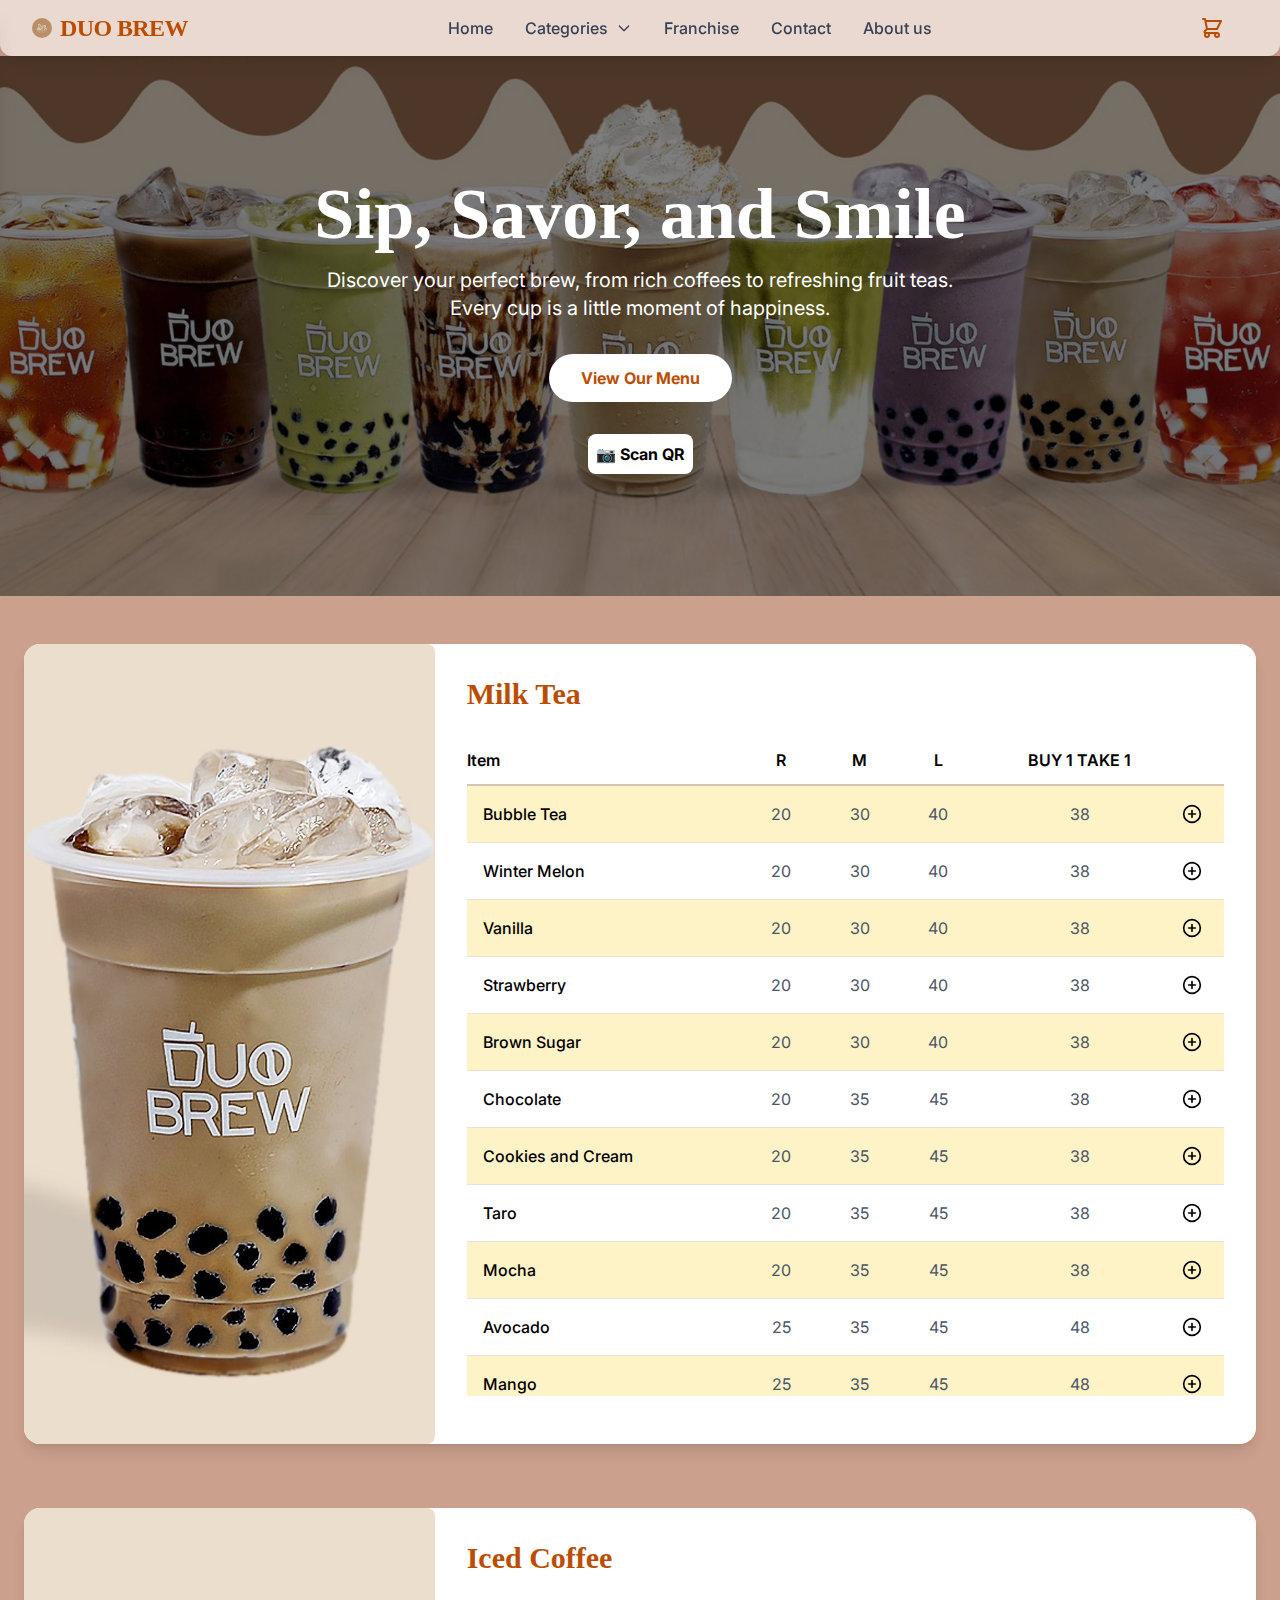
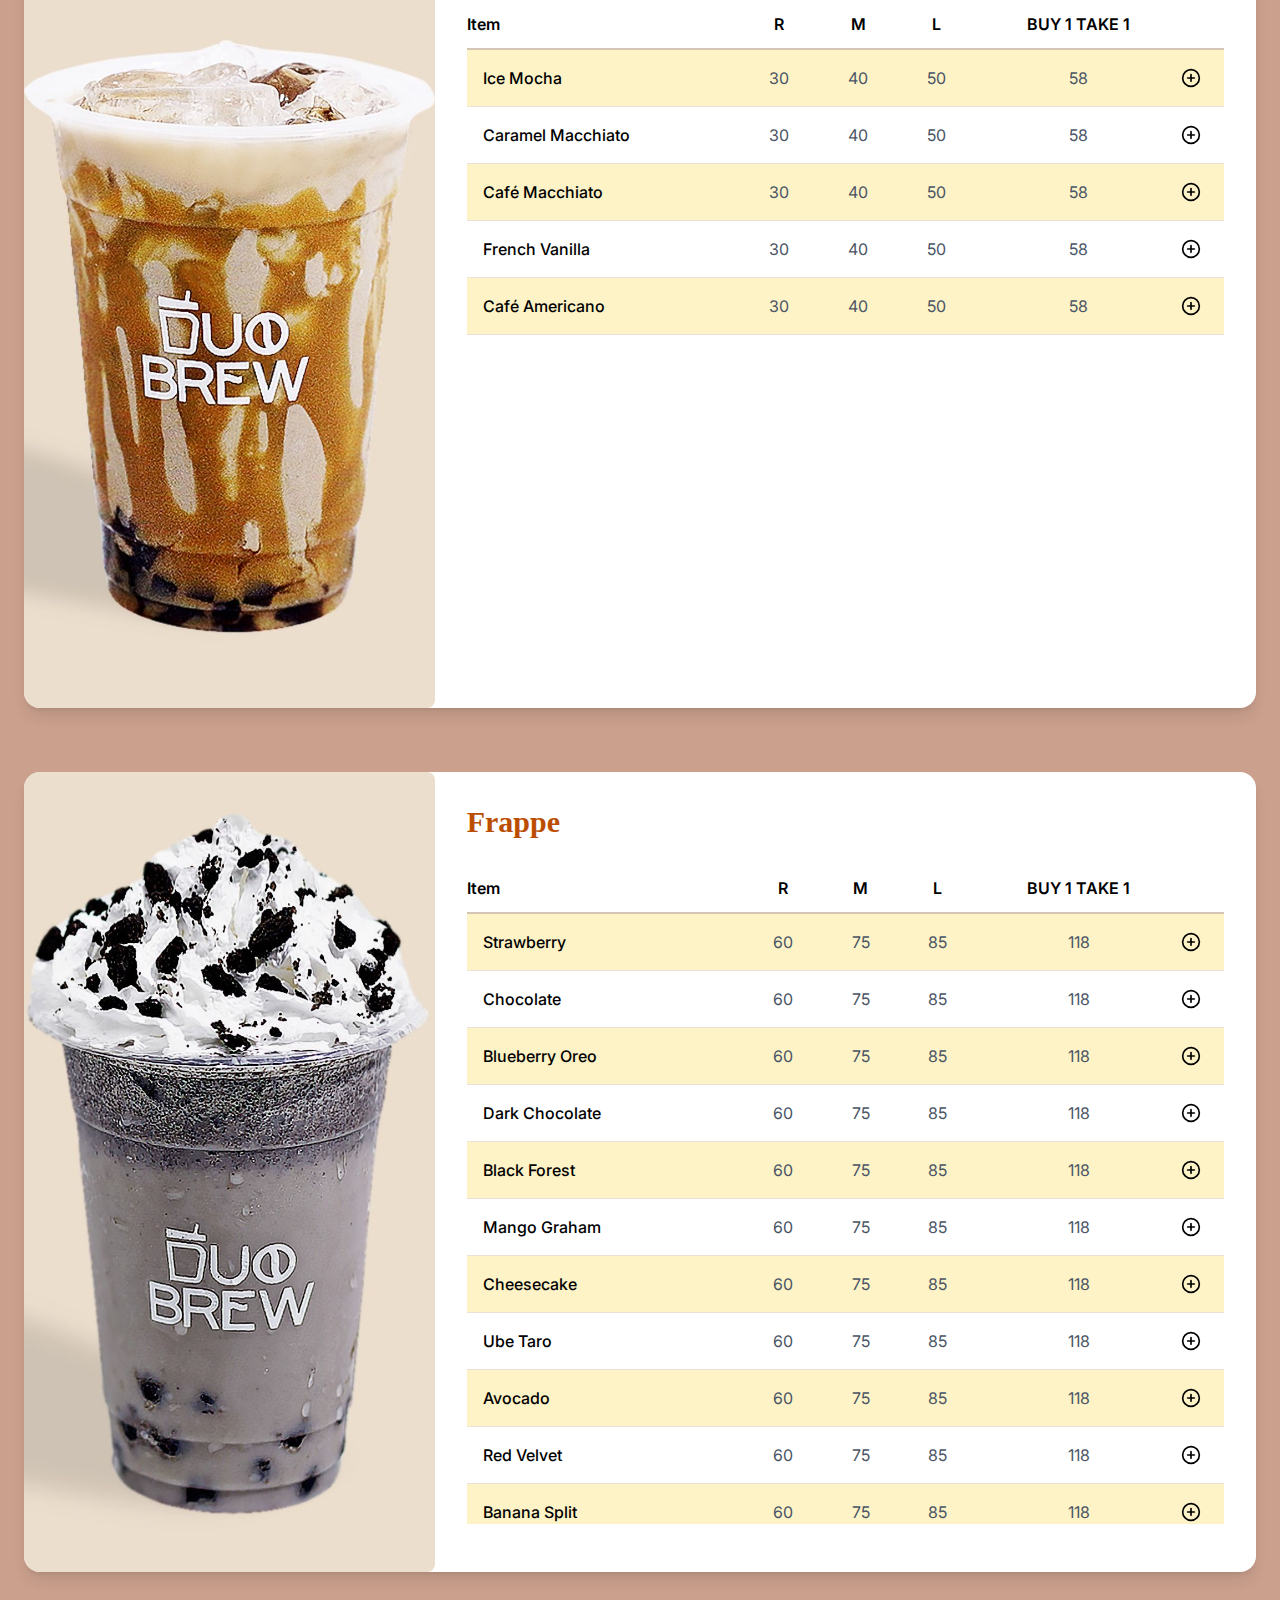
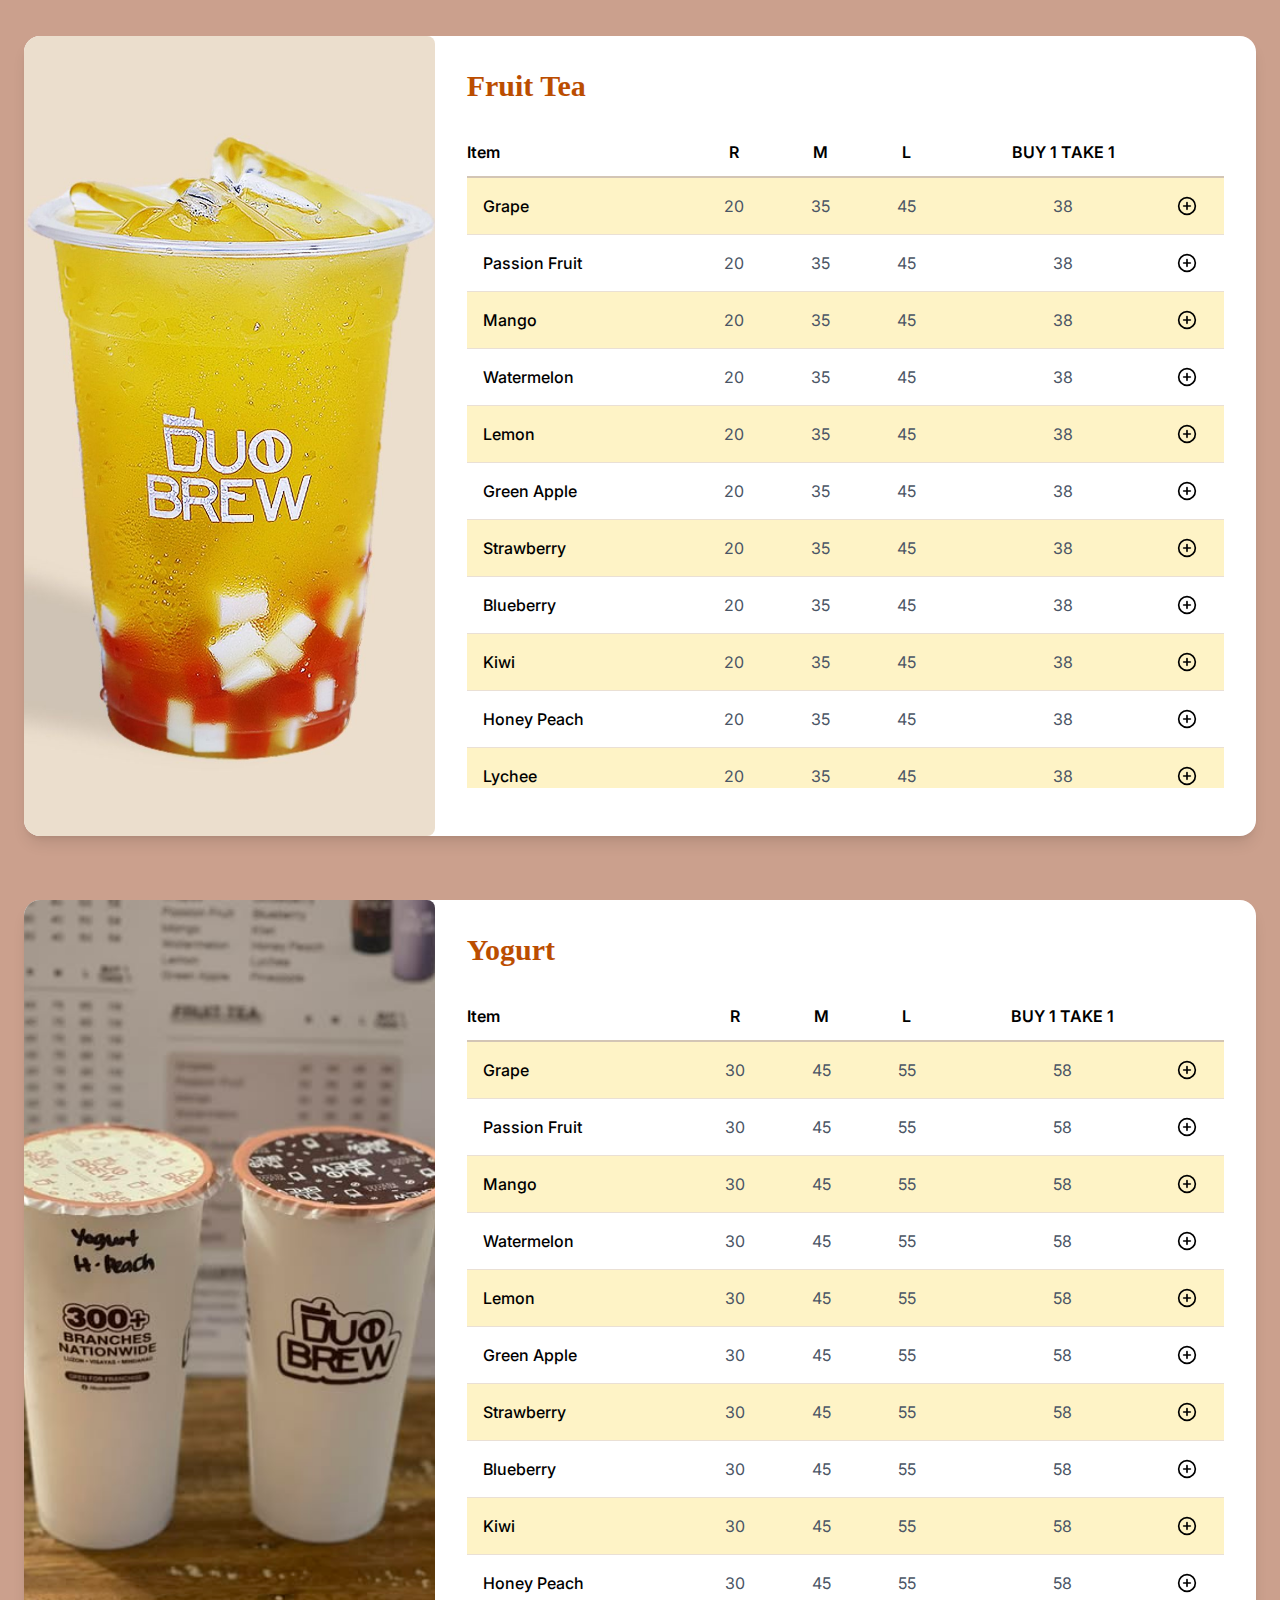
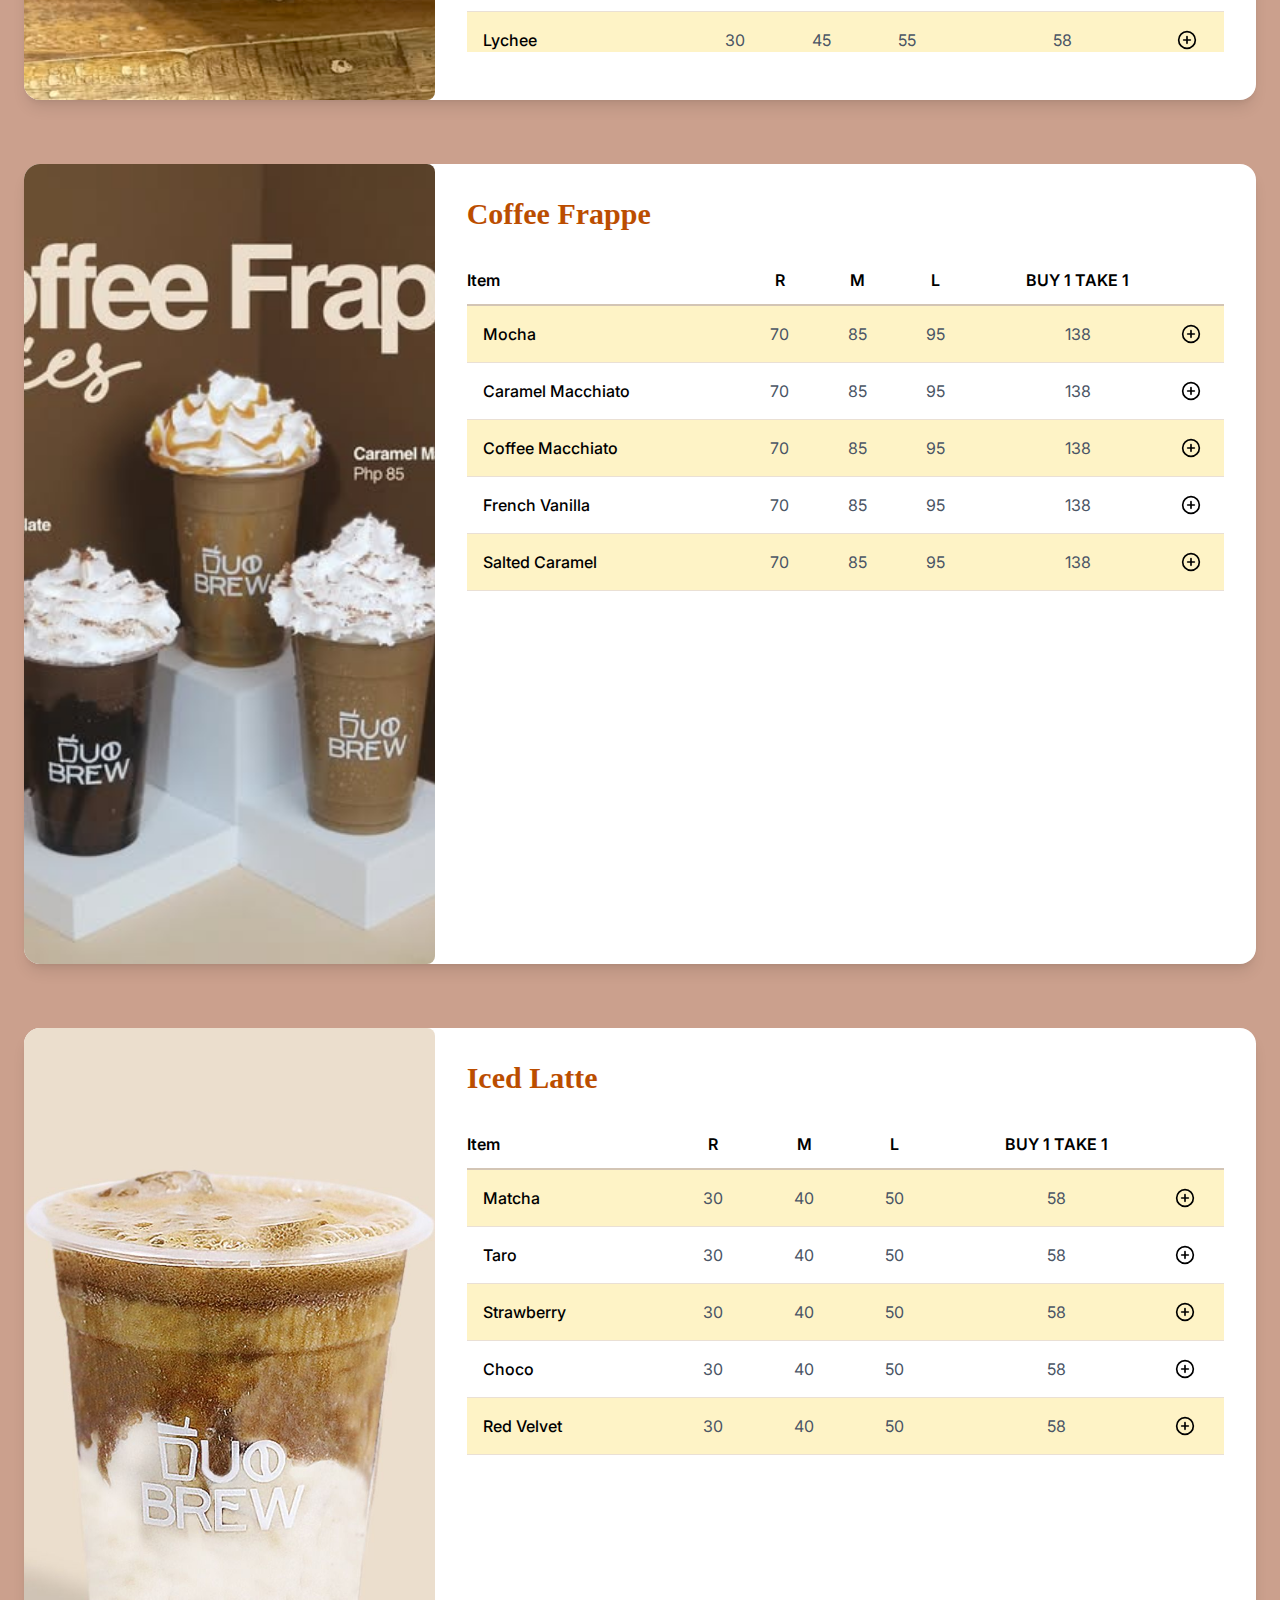
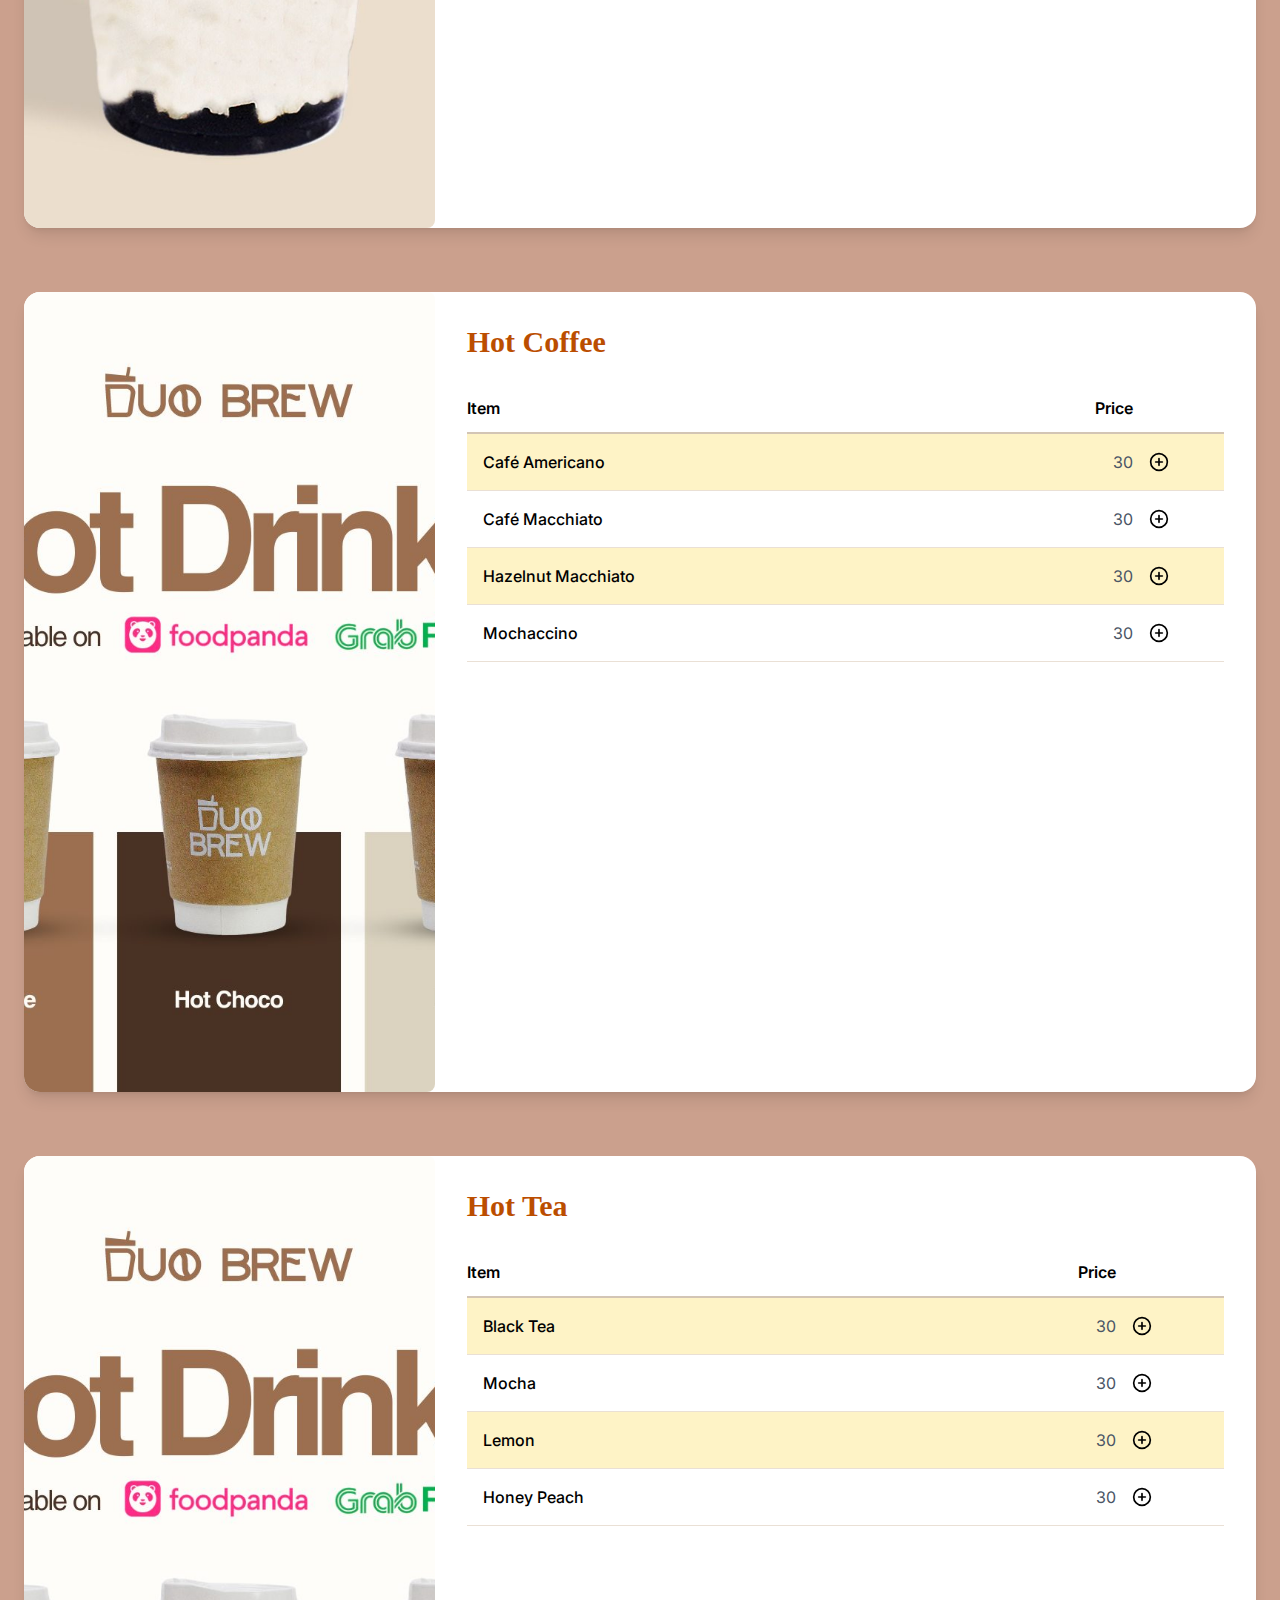
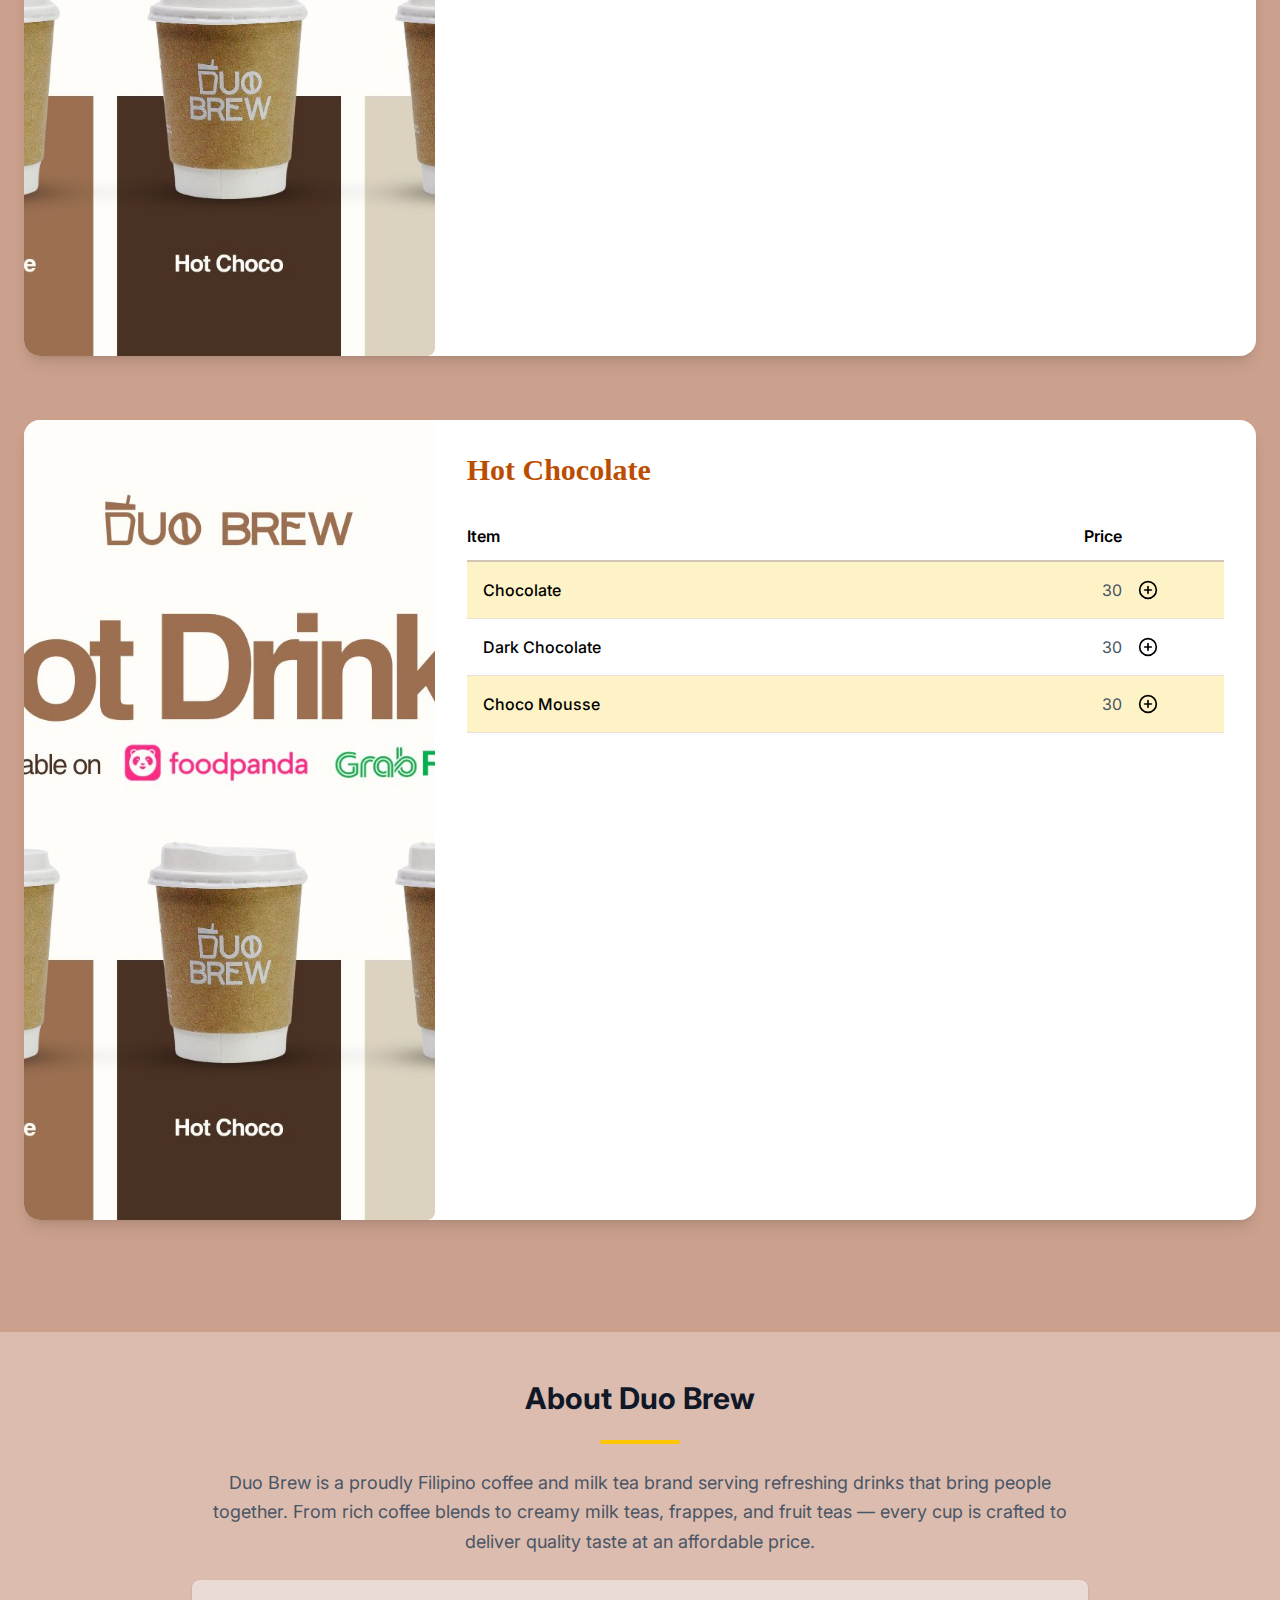
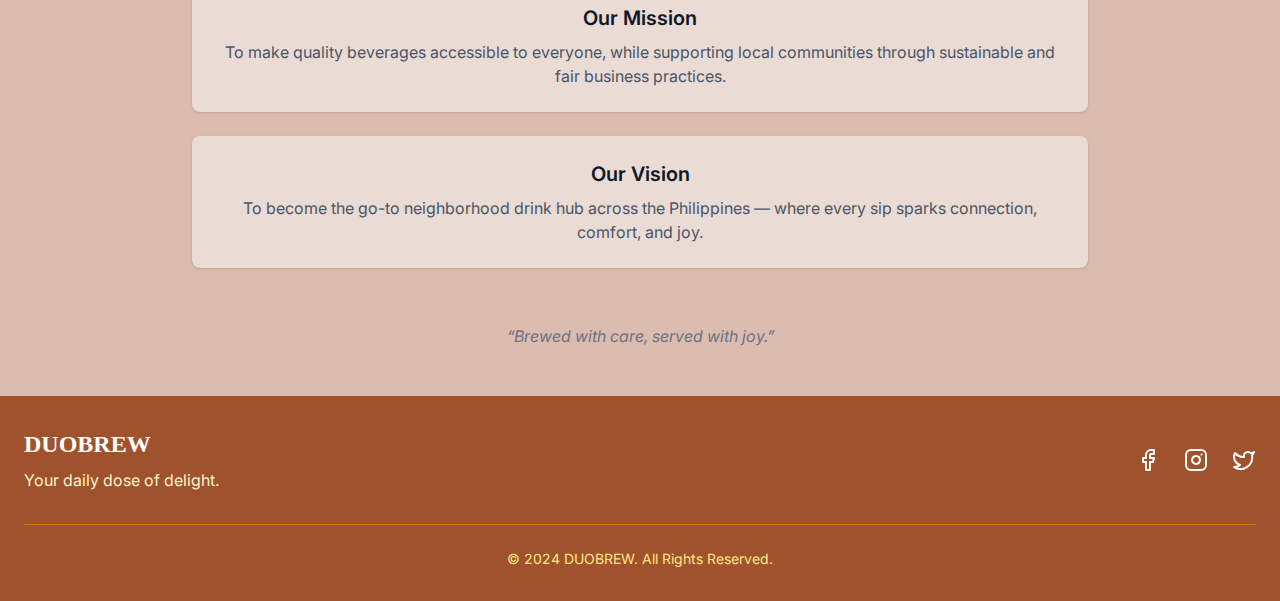
<file: index.html>
<!doctype html>
<html lang="">
  <head>
    <meta charset="UTF-8" />
    <link rel="icon" href="/img/logo.jpg" />
    <meta name="viewport" content="width=device-width, initial-scale=1.0" />
    <title>Dou Brew</title>
    <script type="module" crossorigin src="/index-B2Qy8WEF.js"></script>
    <link rel="stylesheet" crossorigin href="/index-GmvtVAXD.css" />
  </head>
  <body>
    <div id="app"></div>
  </body>
</html>
</file>
<file: index-GmvtVAXD.css>
@import"https://fonts.googleapis.com/css2?family=Inter:wght@400;500;600;700&family=Playfair+Display:wght@700&display=swap";/*! tailwindcss v4.1.13 | MIT License | https://tailwindcss.com */@layer properties{@supports ((-webkit-hyphens:none) and (not (margin-trim:inline))) or ((-moz-orient:inline) and (not (color:rgb(from red r g b)))){*,:before,:after,::backdrop{--tw-translate-x:0;--tw-translate-y:0;--tw-translate-z:0;--tw-rotate-x:initial;--tw-rotate-y:initial;--tw-rotate-z:initial;--tw-skew-x:initial;--tw-skew-y:initial;--tw-space-y-reverse:0;--tw-space-x-reverse:0;--tw-divide-y-reverse:0;--tw-border-style:solid;--tw-leading:initial;--tw-font-weight:initial;--tw-tracking:initial;--tw-shadow:0 0 #0000;--tw-shadow-color:initial;--tw-shadow-alpha:100%;--tw-inset-shadow:0 0 #0000;--tw-inset-shadow-color:initial;--tw-inset-shadow-alpha:100%;--tw-ring-color:initial;--tw-ring-shadow:0 0 #0000;--tw-inset-ring-color:initial;--tw-inset-ring-shadow:0 0 #0000;--tw-ring-inset:initial;--tw-ring-offset-width:0px;--tw-ring-offset-color:#fff;--tw-ring-offset-shadow:0 0 #0000;--tw-backdrop-blur:initial;--tw-backdrop-brightness:initial;--tw-backdrop-contrast:initial;--tw-backdrop-grayscale:initial;--tw-backdrop-hue-rotate:initial;--tw-backdrop-invert:initial;--tw-backdrop-opacity:initial;--tw-backdrop-saturate:initial;--tw-backdrop-sepia:initial;--tw-duration:initial;--tw-ease:initial;--tw-scale-x:1;--tw-scale-y:1;--tw-scale-z:1}}}@layer theme{:root,:host{--font-sans:ui-sans-serif,system-ui,sans-serif,"Apple Color Emoji","Segoe UI Emoji","Segoe UI Symbol","Noto Color Emoji";--font-serif:ui-serif,Georgia,Cambria,"Times New Roman",Times,serif;--font-mono:ui-monospace,SFMono-Regular,Menlo,Monaco,Consolas,"Liberation Mono","Courier New",monospace;--color-red-400:oklch(70.4% .191 22.216);--color-red-500:oklch(63.7% .237 25.331);--color-red-600:oklch(57.7% .245 27.325);--color-amber-100:oklch(96.2% .059 95.617);--color-amber-200:oklch(92.4% .12 95.746);--color-amber-600:oklch(66.6% .179 58.318);--color-amber-700:oklch(55.5% .163 48.998);--color-yellow-400:oklch(85.2% .199 91.936);--color-green-500:oklch(72.3% .219 149.579);--color-green-600:oklch(62.7% .194 149.214);--color-blue-500:oklch(62.3% .214 259.815);--color-gray-50:oklch(98.5% .002 247.839);--color-gray-100:oklch(96.7% .003 264.542);--color-gray-200:oklch(92.8% .006 264.531);--color-gray-300:oklch(87.2% .01 258.338);--color-gray-500:oklch(55.1% .027 264.364);--color-gray-600:oklch(44.6% .03 256.802);--color-gray-700:oklch(37.3% .034 259.733);--color-gray-800:oklch(27.8% .033 256.848);--color-gray-900:oklch(21% .034 264.665);--color-black:#000;--color-white:#fff;--spacing:.25rem;--container-2xl:42rem;--container-4xl:56rem;--text-xs:.75rem;--text-xs--line-height:calc(1/.75);--text-sm:.875rem;--text-sm--line-height:calc(1.25/.875);--text-lg:1.125rem;--text-lg--line-height:calc(1.75/1.125);--text-xl:1.25rem;--text-xl--line-height:calc(1.75/1.25);--text-2xl:1.5rem;--text-2xl--line-height:calc(2/1.5);--text-3xl:1.875rem;--text-3xl--line-height: 1.2 ;--text-5xl:3rem;--text-5xl--line-height:1;--text-7xl:4.5rem;--text-7xl--line-height:1;--font-weight-medium:500;--font-weight-semibold:600;--font-weight-bold:700;--font-weight-extrabold:800;--tracking-tight:-.025em;--leading-relaxed:1.625;--radius-lg:.5rem;--radius-xl:.75rem;--radius-2xl:1rem;--ease-in-out:cubic-bezier(.4,0,.2,1);--blur-md:12px;--default-transition-duration:.15s;--default-transition-timing-function:cubic-bezier(.4,0,.2,1);--default-font-family:var(--font-sans);--default-mono-font-family:var(--font-mono)}}@layer base{*,:after,:before,::backdrop{box-sizing:border-box;border:0 solid;margin:0;padding:0}::file-selector-button{box-sizing:border-box;border:0 solid;margin:0;padding:0}html,:host{-webkit-text-size-adjust:100%;-moz-tab-size:4;-o-tab-size:4;tab-size:4;line-height:1.5;font-family:var(--default-font-family,ui-sans-serif,system-ui,sans-serif,"Apple Color Emoji","Segoe UI Emoji","Segoe UI Symbol","Noto Color Emoji");font-feature-settings:var(--default-font-feature-settings,normal);font-variation-settings:var(--default-font-variation-settings,normal);-webkit-tap-highlight-color:transparent}hr{height:0;color:inherit;border-top-width:1px}abbr:where([title]){-webkit-text-decoration:underline dotted;text-decoration:underline dotted}h1,h2,h3,h4,h5,h6{font-size:inherit;font-weight:inherit}a{color:inherit;-webkit-text-decoration:inherit;text-decoration:inherit}b,strong{font-weight:bolder}code,kbd,samp,pre{font-family:var(--default-mono-font-family,ui-monospace,SFMono-Regular,Menlo,Monaco,Consolas,"Liberation Mono","Courier New",monospace);font-feature-settings:var(--default-mono-font-feature-settings,normal);font-variation-settings:var(--default-mono-font-variation-settings,normal);font-size:1em}small{font-size:80%}sub,sup{vertical-align:baseline;font-size:75%;line-height:0;position:relative}sub{bottom:-.25em}sup{top:-.5em}table{text-indent:0;border-color:inherit;border-collapse:collapse}:-moz-focusring{outline:auto}progress{vertical-align:baseline}summary{display:list-item}ol,ul,menu{list-style:none}img,svg,video,canvas,audio,iframe,embed,object{vertical-align:middle;display:block}img,video{max-width:100%;height:auto}button,input,select,optgroup,textarea{font:inherit;font-feature-settings:inherit;font-variation-settings:inherit;letter-spacing:inherit;color:inherit;opacity:1;background-color:#0000;border-radius:0}::file-selector-button{font:inherit;font-feature-settings:inherit;font-variation-settings:inherit;letter-spacing:inherit;color:inherit;opacity:1;background-color:#0000;border-radius:0}:where(select:is([multiple],[size])) optgroup{font-weight:bolder}:where(select:is([multiple],[size])) optgroup option{padding-inline-start:20px}::file-selector-button{margin-inline-end:4px}::-moz-placeholder{opacity:1}::placeholder{opacity:1}@supports (not (-webkit-appearance:-apple-pay-button)) or (contain-intrinsic-size:1px){::-moz-placeholder{color:currentColor}::placeholder{color:currentColor}@supports (color:color-mix(in lab,red,red)){::-moz-placeholder{color:color-mix(in oklab,currentcolor 50%,transparent)}::placeholder{color:color-mix(in oklab,currentcolor 50%,transparent)}}}textarea{resize:vertical}::-webkit-search-decoration{-webkit-appearance:none}::-webkit-date-and-time-value{min-height:1lh;text-align:inherit}::-webkit-datetime-edit{display:inline-flex}::-webkit-datetime-edit-fields-wrapper{padding:0}::-webkit-datetime-edit{padding-block:0}::-webkit-datetime-edit-year-field{padding-block:0}::-webkit-datetime-edit-month-field{padding-block:0}::-webkit-datetime-edit-day-field{padding-block:0}::-webkit-datetime-edit-hour-field{padding-block:0}::-webkit-datetime-edit-minute-field{padding-block:0}::-webkit-datetime-edit-second-field{padding-block:0}::-webkit-datetime-edit-millisecond-field{padding-block:0}::-webkit-datetime-edit-meridiem-field{padding-block:0}::-webkit-calendar-picker-indicator{line-height:1}:-moz-ui-invalid{box-shadow:none}button,input:where([type=button],[type=reset],[type=submit]){-webkit-appearance:button;-moz-appearance:button;appearance:button}::file-selector-button{-webkit-appearance:button;-moz-appearance:button;appearance:button}::-webkit-inner-spin-button{height:auto}::-webkit-outer-spin-button{height:auto}[hidden]:where(:not([hidden=until-found])){display:none!important}}@layer components,utilities;*,:after,:before,::backdrop{box-sizing:border-box;border:0 solid;margin:0;padding:0}::file-selector-button{box-sizing:border-box;border:0 solid;margin:0;padding:0}html,:host{-webkit-text-size-adjust:100%;-moz-tab-size:4;-o-tab-size:4;tab-size:4;line-height:1.5;font-family:var(--default-font-family,ui-sans-serif,system-ui,sans-serif,"Apple Color Emoji","Segoe UI Emoji","Segoe UI Symbol","Noto Color Emoji");font-feature-settings:var(--default-font-feature-settings,normal);font-variation-settings:var(--default-font-variation-settings,normal);-webkit-tap-highlight-color:transparent}hr{height:0;color:inherit;border-top-width:1px}abbr:where([title]){-webkit-text-decoration:underline dotted;text-decoration:underline dotted}h1,h2,h3,h4,h5,h6{font-size:inherit;font-weight:inherit}a{color:inherit;-webkit-text-decoration:inherit;text-decoration:inherit}b,strong{font-weight:bolder}code,kbd,samp,pre{font-family:var(--default-mono-font-family,ui-monospace,SFMono-Regular,Menlo,Monaco,Consolas,"Liberation Mono","Courier New",monospace);font-feature-settings:var(--default-mono-font-feature-settings,normal);font-variation-settings:var(--default-mono-font-variation-settings,normal);font-size:1em}small{font-size:80%}sub,sup{vertical-align:baseline;font-size:75%;line-height:0;position:relative}sub{bottom:-.25em}sup{top:-.5em}table{text-indent:0;border-color:inherit;border-collapse:collapse}:-moz-focusring{outline:auto}progress{vertical-align:baseline}summary{display:list-item}ol,ul,menu{list-style:none}img,svg,video,canvas,audio,iframe,embed,object{vertical-align:middle;display:block}img,video{max-width:100%;height:auto}button,input,select,optgroup,textarea{font:inherit;font-feature-settings:inherit;font-variation-settings:inherit;letter-spacing:inherit;color:inherit;opacity:1;background-color:#0000;border-radius:0}::file-selector-button{font:inherit;font-feature-settings:inherit;font-variation-settings:inherit;letter-spacing:inherit;color:inherit;opacity:1;background-color:#0000;border-radius:0}:where(select:is([multiple],[size])) optgroup{font-weight:bolder}:where(select:is([multiple],[size])) optgroup option{padding-inline-start:20px}::file-selector-button{margin-inline-end:4px}::-moz-placeholder{opacity:1}::placeholder{opacity:1}@supports (not (-webkit-appearance:-apple-pay-button)) or (contain-intrinsic-size:1px){::-moz-placeholder{color:currentColor}::placeholder{color:currentColor}@supports (color:color-mix(in lab,red,red)){::-moz-placeholder{color:color-mix(in oklab,currentcolor 50%,transparent)}::placeholder{color:color-mix(in oklab,currentcolor 50%,transparent)}}}textarea{resize:vertical}::-webkit-search-decoration{-webkit-appearance:none}::-webkit-date-and-time-value{min-height:1lh;text-align:inherit}::-webkit-datetime-edit{display:inline-flex}::-webkit-datetime-edit-fields-wrapper{padding:0}::-webkit-datetime-edit{padding-block:0}::-webkit-datetime-edit-year-field{padding-block:0}::-webkit-datetime-edit-month-field{padding-block:0}::-webkit-datetime-edit-day-field{padding-block:0}::-webkit-datetime-edit-hour-field{padding-block:0}::-webkit-datetime-edit-minute-field{padding-block:0}::-webkit-datetime-edit-second-field{padding-block:0}::-webkit-datetime-edit-millisecond-field{padding-block:0}::-webkit-datetime-edit-meridiem-field{padding-block:0}::-webkit-calendar-picker-indicator{line-height:1}:-moz-ui-invalid{box-shadow:none}button,input:where([type=button],[type=reset],[type=submit]){-webkit-appearance:button;-moz-appearance:button;appearance:button}::file-selector-button{-webkit-appearance:button;-moz-appearance:button;appearance:button}::-webkit-inner-spin-button{height:auto}::-webkit-outer-spin-button{height:auto}[hidden]:where(:not([hidden=until-found])){display:none!important}.invisible{visibility:hidden}.absolute{position:absolute}.fixed{position:fixed}.relative{position:relative}.sticky{position:sticky}.inset-0{inset:calc(var(--spacing)*0)}.top-0{top:calc(var(--spacing)*0)}.top-1\/2{top:50%}.top-1\/3{top:33.3333%}.right-0{right:calc(var(--spacing)*0)}.bottom-0{bottom:calc(var(--spacing)*0)}.left-0{left:calc(var(--spacing)*0)}.left-1\/2{left:50%}.z-10{z-index:10}.z-49{z-index:49}.z-50{z-index:50}.container{width:100%}@media (min-width:40rem){.container{max-width:40rem}}@media (min-width:48rem){.container{max-width:48rem}}@media (min-width:64rem){.container{max-width:64rem}}@media (min-width:80rem){.container{max-width:80rem}}@media (min-width:96rem){.container{max-width:96rem}}.mx-2{margin-inline:calc(var(--spacing)*2)}.mx-auto{margin-inline:auto}.my-1{margin-block:calc(var(--spacing)*1)}.mt-2{margin-top:calc(var(--spacing)*2)}.mt-4{margin-top:calc(var(--spacing)*4)}.mt-6{margin-top:calc(var(--spacing)*6)}.mt-8{margin-top:calc(var(--spacing)*8)}.mt-auto{margin-top:auto}.mr-2{margin-right:calc(var(--spacing)*2)}.mb-2{margin-bottom:calc(var(--spacing)*2)}.mb-3{margin-bottom:calc(var(--spacing)*3)}.mb-6{margin-bottom:calc(var(--spacing)*6)}.mb-16{margin-bottom:calc(var(--spacing)*16)}.ml-1{margin-left:calc(var(--spacing)*1)}.ml-2{margin-left:calc(var(--spacing)*2)}.ml-3{margin-left:calc(var(--spacing)*3)}.flex{display:flex}.grid{display:grid}.hidden{display:none}.h-1{height:calc(var(--spacing)*1)}.h-1\/2{height:50%}.h-1\/4{height:25%}.h-1\/8{height:12.5%}.h-4{height:calc(var(--spacing)*4)}.h-5{height:calc(var(--spacing)*5)}.h-6{height:calc(var(--spacing)*6)}.h-15{height:calc(var(--spacing)*15)}.h-\[60vh\]{height:60vh}.h-auto{height:auto}.h-full{height:100%}.max-h-64{max-height:calc(var(--spacing)*64)}.max-h-165{max-height:calc(var(--spacing)*165)}.min-h-100{min-height:calc(var(--spacing)*100)}.w-1\/2{width:50%}.w-2\/3{width:66.6667%}.w-4{width:calc(var(--spacing)*4)}.w-5{width:calc(var(--spacing)*5)}.w-6{width:calc(var(--spacing)*6)}.w-20{width:calc(var(--spacing)*20)}.w-48{width:calc(var(--spacing)*48)}.w-auto{width:auto}.w-full{width:100%}.max-w-2xl{max-width:var(--container-2xl)}.max-w-4xl{max-width:var(--container-4xl)}.-translate-x-1\/2{--tw-translate-x: -50% ;translate:var(--tw-translate-x)var(--tw-translate-y)}.-translate-x-full{--tw-translate-x:-100%;translate:var(--tw-translate-x)var(--tw-translate-y)}.-translate-y-1\/2{--tw-translate-y: -50% ;translate:var(--tw-translate-x)var(--tw-translate-y)}.-translate-y-1\/3{--tw-translate-y:calc(calc(1/3*100%)*-1);translate:var(--tw-translate-x)var(--tw-translate-y)}.transform{transform:var(--tw-rotate-x,)var(--tw-rotate-y,)var(--tw-rotate-z,)var(--tw-skew-x,)var(--tw-skew-y,)}.cursor-pointer{cursor:pointer}.scroll-mt-24{scroll-margin-top:calc(var(--spacing)*24)}.grid-cols-4{grid-template-columns:repeat(4,minmax(0,1fr))}.flex-col{flex-direction:column}.flex-row{flex-direction:row}.items-center{align-items:center}.justify-between{justify-content:space-between}.justify-center{justify-content:center}.gap-1{gap:calc(var(--spacing)*1)}.gap-2{gap:calc(var(--spacing)*2)}:where(.space-y-4>:not(:last-child)){--tw-space-y-reverse:0;margin-block-start:calc(calc(var(--spacing)*4)*var(--tw-space-y-reverse));margin-block-end:calc(calc(var(--spacing)*4)*calc(1 - var(--tw-space-y-reverse)))}:where(.space-y-6>:not(:last-child)){--tw-space-y-reverse:0;margin-block-start:calc(calc(var(--spacing)*6)*var(--tw-space-y-reverse));margin-block-end:calc(calc(var(--spacing)*6)*calc(1 - var(--tw-space-y-reverse)))}:where(.space-x-3>:not(:last-child)){--tw-space-x-reverse:0;margin-inline-start:calc(calc(var(--spacing)*3)*var(--tw-space-x-reverse));margin-inline-end:calc(calc(var(--spacing)*3)*calc(1 - var(--tw-space-x-reverse)))}:where(.space-x-4>:not(:last-child)){--tw-space-x-reverse:0;margin-inline-start:calc(calc(var(--spacing)*4)*var(--tw-space-x-reverse));margin-inline-end:calc(calc(var(--spacing)*4)*calc(1 - var(--tw-space-x-reverse)))}:where(.space-x-6>:not(:last-child)){--tw-space-x-reverse:0;margin-inline-start:calc(calc(var(--spacing)*6)*var(--tw-space-x-reverse));margin-inline-end:calc(calc(var(--spacing)*6)*calc(1 - var(--tw-space-x-reverse)))}:where(.space-x-8>:not(:last-child)){--tw-space-x-reverse:0;margin-inline-start:calc(calc(var(--spacing)*8)*var(--tw-space-x-reverse));margin-inline-end:calc(calc(var(--spacing)*8)*calc(1 - var(--tw-space-x-reverse)))}:where(.divide-y>:not(:last-child)){--tw-divide-y-reverse:0;border-bottom-style:var(--tw-border-style);border-top-style:var(--tw-border-style);border-top-width:calc(1px*var(--tw-divide-y-reverse));border-bottom-width:calc(1px*calc(1 - var(--tw-divide-y-reverse)))}.self-end{align-self:flex-end}.overflow-hidden{overflow:hidden}.overflow-x-hidden{overflow-x:hidden}.overflow-y-auto{overflow-y:auto}.rounded{border-radius:.25rem}.rounded-2xl{border-radius:var(--radius-2xl)}.rounded-full{border-radius:3.40282e38px}.rounded-lg{border-radius:var(--radius-lg)}.rounded-t-xl{border-top-left-radius:var(--radius-xl);border-top-right-radius:var(--radius-xl)}.rounded-b-xl{border-bottom-right-radius:var(--radius-xl);border-bottom-left-radius:var(--radius-xl)}.border{border-style:var(--tw-border-style);border-width:1px}.border-t{border-top-style:var(--tw-border-style);border-top-width:1px}.border-b{border-bottom-style:var(--tw-border-style);border-bottom-width:1px}.border-b-2{border-bottom-style:var(--tw-border-style);border-bottom-width:2px}.border-\[\#D3C5B5\]{border-color:#d3c5b5}.border-\[\#EAE0D5\]{border-color:#eae0d5}.border-amber-600{border-color:var(--color-amber-600)}.border-gray-300{border-color:var(--color-gray-300)}.bg-\[\#A0522D\]{background-color:sienna}.bg-\[\#a0512d8b\]{background-color:#a0512d8b}.bg-\[\#cd6b3eff\]{background-color:#cd6b3e}.bg-amber-100{background-color:var(--color-amber-100)}.bg-black\/50{background-color:#00000080}@supports (color:color-mix(in lab,red,red)){.bg-black\/50{background-color:color-mix(in oklab,var(--color-black)50%,transparent)}}.bg-blue-500{background-color:var(--color-blue-500)}.bg-gray-50\/50{background-color:#f9fafb80}@supports (color:color-mix(in lab,red,red)){.bg-gray-50\/50{background-color:color-mix(in oklab,var(--color-gray-50)50%,transparent)}}.bg-gray-200{background-color:var(--color-gray-200)}.bg-green-500{background-color:var(--color-green-500)}.bg-red-400{background-color:var(--color-red-400)}.bg-red-500{background-color:var(--color-red-500)}.bg-red-600{background-color:var(--color-red-600)}.bg-white{background-color:var(--color-white)}.bg-white\/30{background-color:#ffffff4d}@supports (color:color-mix(in lab,red,red)){.bg-white\/30{background-color:color-mix(in oklab,var(--color-white)30%,transparent)}}.bg-white\/60{background-color:#fff9}@supports (color:color-mix(in lab,red,red)){.bg-white\/60{background-color:color-mix(in oklab,var(--color-white)60%,transparent)}}.bg-white\/90{background-color:#ffffffe6}@supports (color:color-mix(in lab,red,red)){.bg-white\/90{background-color:color-mix(in oklab,var(--color-white)90%,transparent)}}.bg-white\/95{background-color:#fffffff2}@supports (color:color-mix(in lab,red,red)){.bg-white\/95{background-color:color-mix(in oklab,var(--color-white)95%,transparent)}}.bg-yellow-400{background-color:var(--color-yellow-400)}.bg-cover{background-size:cover}.bg-center{background-position:50%}.object-cover{-o-object-fit:cover;object-fit:cover}.object-center{-o-object-position:center;object-position:center}.p-1{padding:calc(var(--spacing)*1)}.p-2{padding:calc(var(--spacing)*2)}.p-3{padding:calc(var(--spacing)*3)}.p-4{padding:calc(var(--spacing)*4)}.p-6{padding:calc(var(--spacing)*6)}.px-1{padding-inline:calc(var(--spacing)*1)}.px-2{padding-inline:calc(var(--spacing)*2)}.px-3{padding-inline:calc(var(--spacing)*3)}.px-4{padding-inline:calc(var(--spacing)*4)}.px-6{padding-inline:calc(var(--spacing)*6)}.px-8{padding-inline:calc(var(--spacing)*8)}.py-1{padding-block:calc(var(--spacing)*1)}.py-2{padding-block:calc(var(--spacing)*2)}.py-3{padding-block:calc(var(--spacing)*3)}.py-4{padding-block:calc(var(--spacing)*4)}.py-6{padding-block:calc(var(--spacing)*6)}.py-8{padding-block:calc(var(--spacing)*8)}.py-12{padding-block:calc(var(--spacing)*12)}.pt-6{padding-top:calc(var(--spacing)*6)}.pt-8{padding-top:calc(var(--spacing)*8)}.pr-2{padding-right:calc(var(--spacing)*2)}.pr-4{padding-right:calc(var(--spacing)*4)}.pl-2{padding-left:calc(var(--spacing)*2)}.text-center{text-align:center}.text-left{text-align:left}.text-right{text-align:right}.font-serif{font-family:var(--font-serif)}.text-2xl{font-size:var(--text-2xl);line-height:var(--tw-leading,var(--text-2xl--line-height))}.text-3xl{font-size:var(--text-3xl);line-height:var(--tw-leading,var(--text-3xl--line-height))}.text-5xl{font-size:var(--text-5xl);line-height:var(--tw-leading,var(--text-5xl--line-height))}.text-lg{font-size:var(--text-lg);line-height:var(--tw-leading,var(--text-lg--line-height))}.text-sm{font-size:var(--text-sm);line-height:var(--tw-leading,var(--text-sm--line-height))}.text-xl{font-size:var(--text-xl);line-height:var(--tw-leading,var(--text-xl--line-height))}.text-xs{font-size:var(--text-xs);line-height:var(--tw-leading,var(--text-xs--line-height))}.leading-relaxed{--tw-leading:var(--leading-relaxed);line-height:var(--leading-relaxed)}.font-bold{--tw-font-weight:var(--font-weight-bold);font-weight:var(--font-weight-bold)}.font-extrabold{--tw-font-weight:var(--font-weight-extrabold);font-weight:var(--font-weight-extrabold)}.font-medium{--tw-font-weight:var(--font-weight-medium);font-weight:var(--font-weight-medium)}.font-semibold{--tw-font-weight:var(--font-weight-semibold);font-weight:var(--font-weight-semibold)}.tracking-tight{--tw-tracking:var(--tracking-tight);letter-spacing:var(--tracking-tight)}.text-\[\#cd6b3eff\]{color:#cd6b3e}.text-amber-100{color:var(--color-amber-100)}.text-amber-200{color:var(--color-amber-200)}.text-amber-700{color:var(--color-amber-700)}.text-black{color:var(--color-black)}.text-gray-300{color:var(--color-gray-300)}.text-gray-500{color:var(--color-gray-500)}.text-gray-600{color:var(--color-gray-600)}.text-gray-700{color:var(--color-gray-700)}.text-gray-800{color:var(--color-gray-800)}.text-gray-900{color:var(--color-gray-900)}.text-red-600{color:var(--color-red-600)}.text-white{color:var(--color-white)}.italic{font-style:italic}.antialiased{-webkit-font-smoothing:antialiased;-moz-osx-font-smoothing:grayscale}.opacity-0{opacity:0}.shadow{--tw-shadow:0 1px 3px 0 var(--tw-shadow-color,#0000001a),0 1px 2px -1px var(--tw-shadow-color,#0000001a);box-shadow:var(--tw-inset-shadow),var(--tw-inset-ring-shadow),var(--tw-ring-offset-shadow),var(--tw-ring-shadow),var(--tw-shadow)}.shadow-lg{--tw-shadow:0 10px 15px -3px var(--tw-shadow-color,#0000001a),0 4px 6px -4px var(--tw-shadow-color,#0000001a);box-shadow:var(--tw-inset-shadow),var(--tw-inset-ring-shadow),var(--tw-ring-offset-shadow),var(--tw-ring-shadow),var(--tw-shadow)}.shadow-sm{--tw-shadow:0 1px 3px 0 var(--tw-shadow-color,#0000001a),0 1px 2px -1px var(--tw-shadow-color,#0000001a);box-shadow:var(--tw-inset-shadow),var(--tw-inset-ring-shadow),var(--tw-ring-offset-shadow),var(--tw-ring-shadow),var(--tw-shadow)}.shadow-xl{--tw-shadow:0 20px 25px -5px var(--tw-shadow-color,#0000001a),0 8px 10px -6px var(--tw-shadow-color,#0000001a);box-shadow:var(--tw-inset-shadow),var(--tw-inset-ring-shadow),var(--tw-ring-offset-shadow),var(--tw-ring-shadow),var(--tw-shadow)}.ring-1{--tw-ring-shadow:var(--tw-ring-inset,)0 0 0 calc(1px + var(--tw-ring-offset-width))var(--tw-ring-color,currentcolor);box-shadow:var(--tw-inset-shadow),var(--tw-inset-ring-shadow),var(--tw-ring-offset-shadow),var(--tw-ring-shadow),var(--tw-shadow)}.ring-black{--tw-ring-color:var(--color-black)}.backdrop-blur-md{--tw-backdrop-blur:blur(var(--blur-md));-webkit-backdrop-filter:var(--tw-backdrop-blur,)var(--tw-backdrop-brightness,)var(--tw-backdrop-contrast,)var(--tw-backdrop-grayscale,)var(--tw-backdrop-hue-rotate,)var(--tw-backdrop-invert,)var(--tw-backdrop-opacity,)var(--tw-backdrop-saturate,)var(--tw-backdrop-sepia,);backdrop-filter:var(--tw-backdrop-blur,)var(--tw-backdrop-brightness,)var(--tw-backdrop-contrast,)var(--tw-backdrop-grayscale,)var(--tw-backdrop-hue-rotate,)var(--tw-backdrop-invert,)var(--tw-backdrop-opacity,)var(--tw-backdrop-saturate,)var(--tw-backdrop-sepia,)}.transition{transition-property:color,background-color,border-color,outline-color,text-decoration-color,fill,stroke,--tw-gradient-from,--tw-gradient-via,--tw-gradient-to,opacity,box-shadow,transform,translate,scale,rotate,filter,backdrop-filter,display,content-visibility,overlay,pointer-events;transition-timing-function:var(--tw-ease,var(--default-transition-timing-function));transition-duration:var(--tw-duration,var(--default-transition-duration))}.transition-all{transition-property:all;transition-timing-function:var(--tw-ease,var(--default-transition-timing-function));transition-duration:var(--tw-duration,var(--default-transition-duration))}.transition-colors{transition-property:color,background-color,border-color,outline-color,text-decoration-color,fill,stroke,--tw-gradient-from,--tw-gradient-via,--tw-gradient-to;transition-timing-function:var(--tw-ease,var(--default-transition-timing-function));transition-duration:var(--tw-duration,var(--default-transition-duration))}.transition-transform{transition-property:transform,translate,scale,rotate;transition-timing-function:var(--tw-ease,var(--default-transition-timing-function));transition-duration:var(--tw-duration,var(--default-transition-duration))}.duration-300{--tw-duration:.3s;transition-duration:.3s}.ease-in-out{--tw-ease:var(--ease-in-out);transition-timing-function:var(--ease-in-out)}@media (hover:hover){.group-hover\:visible:is(:where(.group):hover *){visibility:visible}.group-hover\:rotate-180:is(:where(.group):hover *){rotate:180deg}.group-hover\:opacity-100:is(:where(.group):hover *){opacity:1}.hover\:scale-105:hover{--tw-scale-x:105%;--tw-scale-y:105%;--tw-scale-z:105%;scale:var(--tw-scale-x)var(--tw-scale-y)}.hover\:bg-gray-100:hover{background-color:var(--color-gray-100)}.hover\:bg-gray-200:hover{background-color:var(--color-gray-200)}.hover\:bg-green-600:hover{background-color:var(--color-green-600)}.hover\:bg-red-600:hover{background-color:var(--color-red-600)}.hover\:text-amber-200:hover{color:var(--color-amber-200)}.hover\:text-amber-700:hover{color:var(--color-amber-700)}}.focus\:outline-none:focus{--tw-outline-style:none;outline-style:none}@media (min-width:40rem){.sm\:px-6{padding-inline:calc(var(--spacing)*6)}}@media (min-width:48rem){.md\:mt-0{margin-top:calc(var(--spacing)*0)}.md\:flex{display:flex}.md\:hidden{display:none}.md\:h-200{height:calc(var(--spacing)*200)}.md\:w-1\/3{width:33.3333%}.md\:w-2\/3{width:66.6667%}.md\:flex-row{flex-direction:row}.md\:p-8{padding:calc(var(--spacing)*8)}.md\:px-4{padding-inline:calc(var(--spacing)*4)}.md\:px-6{padding-inline:calc(var(--spacing)*6)}.md\:px-20{padding-inline:calc(var(--spacing)*20)}.md\:text-left{text-align:left}.md\:text-7xl{font-size:var(--text-7xl);line-height:var(--tw-leading,var(--text-7xl--line-height))}.md\:text-xl{font-size:var(--text-xl);line-height:var(--tw-leading,var(--text-xl--line-height))}}@media (min-width:64rem){.lg\:px-8{padding-inline:calc(var(--spacing)*8)}}body{font-family:Inter,sans-serif}::-webkit-scrollbar{width:12px}::-webkit-scrollbar-track{background:#f5efe6}::-webkit-scrollbar-thumb{background-color:sienna;border:3px solid #f5efe6;border-radius:20px}@property --tw-translate-x{syntax:"*";inherits:false;initial-value:0}@property --tw-translate-y{syntax:"*";inherits:false;initial-value:0}@property --tw-translate-z{syntax:"*";inherits:false;initial-value:0}@property --tw-rotate-x{syntax:"*";inherits:false}@property --tw-rotate-y{syntax:"*";inherits:false}@property --tw-rotate-z{syntax:"*";inherits:false}@property --tw-skew-x{syntax:"*";inherits:false}@property --tw-skew-y{syntax:"*";inherits:false}@property --tw-space-y-reverse{syntax:"*";inherits:false;initial-value:0}@property --tw-space-x-reverse{syntax:"*";inherits:false;initial-value:0}@property --tw-divide-y-reverse{syntax:"*";inherits:false;initial-value:0}@property --tw-border-style{syntax:"*";inherits:false;initial-value:solid}@property --tw-leading{syntax:"*";inherits:false}@property --tw-font-weight{syntax:"*";inherits:false}@property --tw-tracking{syntax:"*";inherits:false}@property --tw-shadow{syntax:"*";inherits:false;initial-value:0 0 #0000}@property --tw-shadow-color{syntax:"*";inherits:false}@property --tw-shadow-alpha{syntax:"<percentage>";inherits:false;initial-value:100%}@property --tw-inset-shadow{syntax:"*";inherits:false;initial-value:0 0 #0000}@property --tw-inset-shadow-color{syntax:"*";inherits:false}@property --tw-inset-shadow-alpha{syntax:"<percentage>";inherits:false;initial-value:100%}@property --tw-ring-color{syntax:"*";inherits:false}@property --tw-ring-shadow{syntax:"*";inherits:false;initial-value:0 0 #0000}@property --tw-inset-ring-color{syntax:"*";inherits:false}@property --tw-inset-ring-shadow{syntax:"*";inherits:false;initial-value:0 0 #0000}@property --tw-ring-inset{syntax:"*";inherits:false}@property --tw-ring-offset-width{syntax:"<length>";inherits:false;initial-value:0}@property --tw-ring-offset-color{syntax:"*";inherits:false;initial-value:#fff}@property --tw-ring-offset-shadow{syntax:"*";inherits:false;initial-value:0 0 #0000}@property --tw-backdrop-blur{syntax:"*";inherits:false}@property --tw-backdrop-brightness{syntax:"*";inherits:false}@property --tw-backdrop-contrast{syntax:"*";inherits:false}@property --tw-backdrop-grayscale{syntax:"*";inherits:false}@property --tw-backdrop-hue-rotate{syntax:"*";inherits:false}@property --tw-backdrop-invert{syntax:"*";inherits:false}@property --tw-backdrop-opacity{syntax:"*";inherits:false}@property --tw-backdrop-saturate{syntax:"*";inherits:false}@property --tw-backdrop-sepia{syntax:"*";inherits:false}@property --tw-duration{syntax:"*";inherits:false}@property --tw-ease{syntax:"*";inherits:false}@property --tw-scale-x{syntax:"*";inherits:false;initial-value:1}@property --tw-scale-y{syntax:"*";inherits:false;initial-value:1}@property --tw-scale-z{syntax:"*";inherits:false;initial-value:1}
</file>
